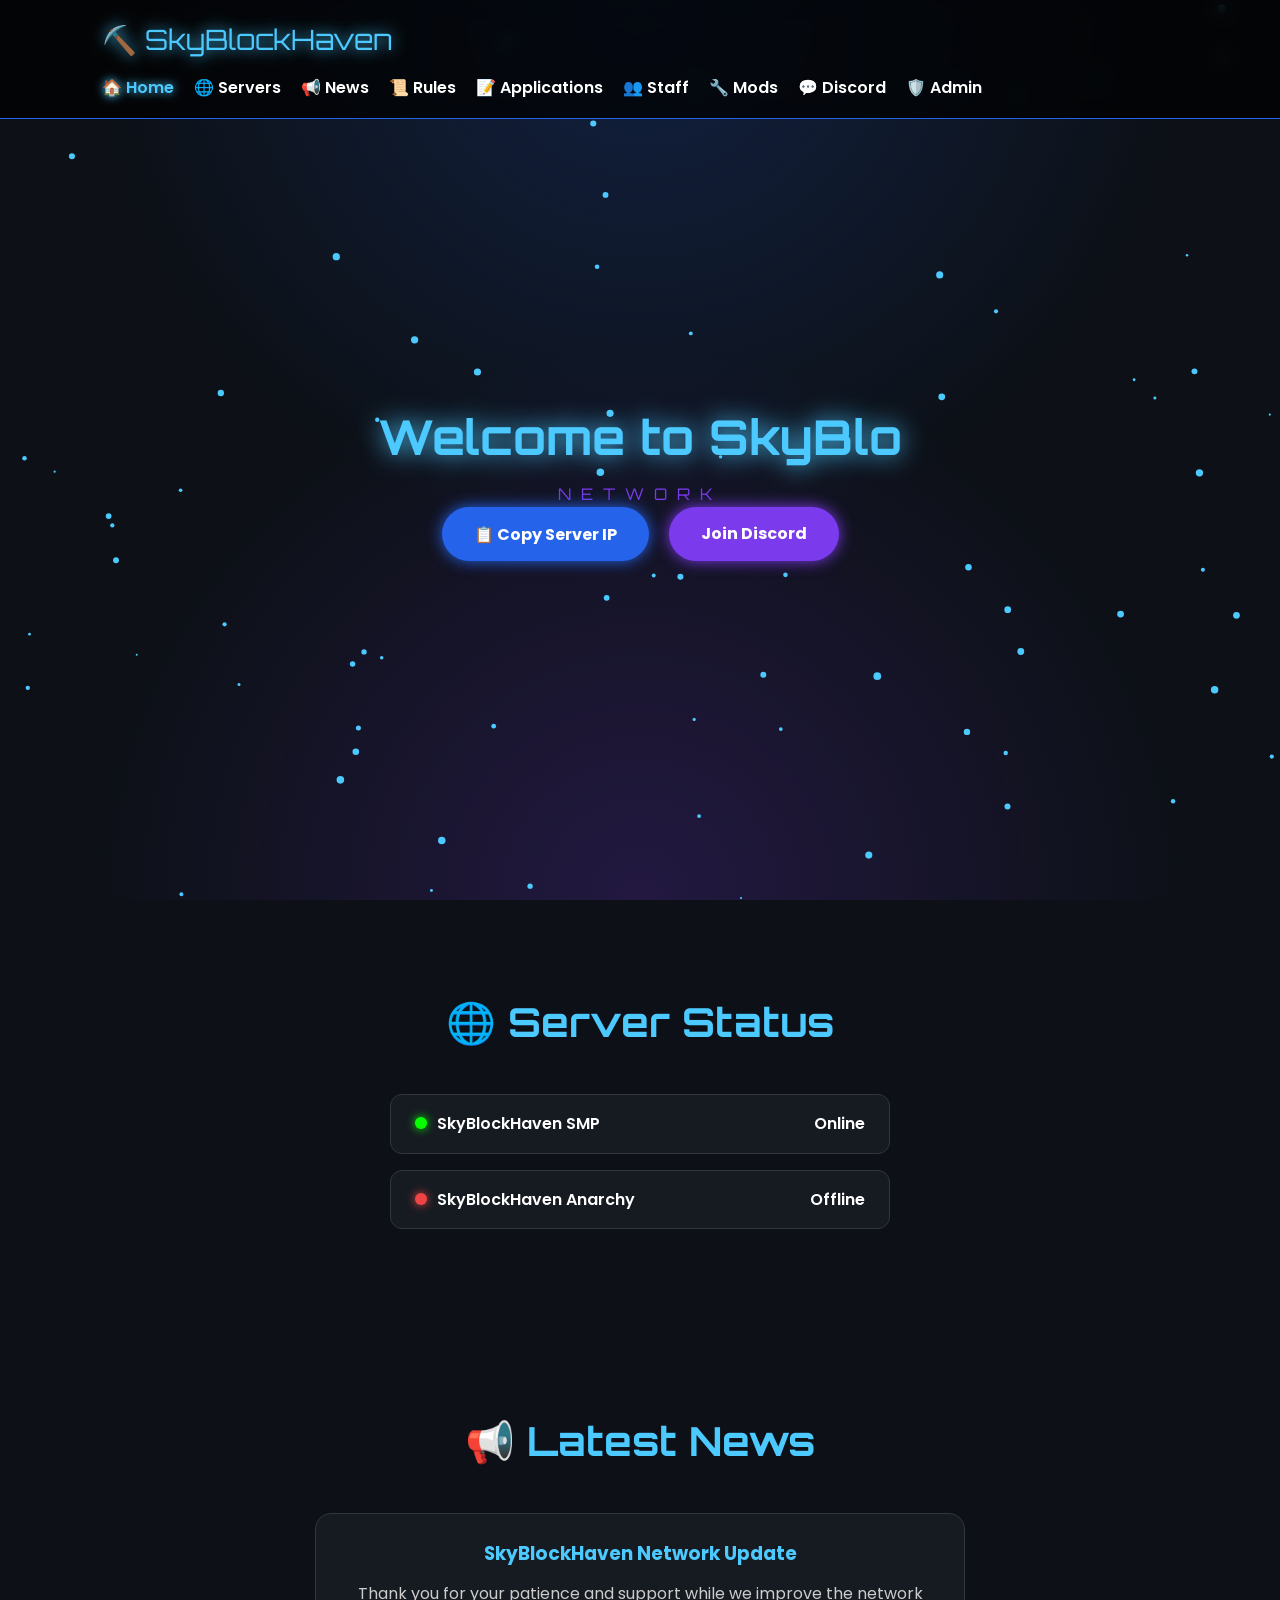
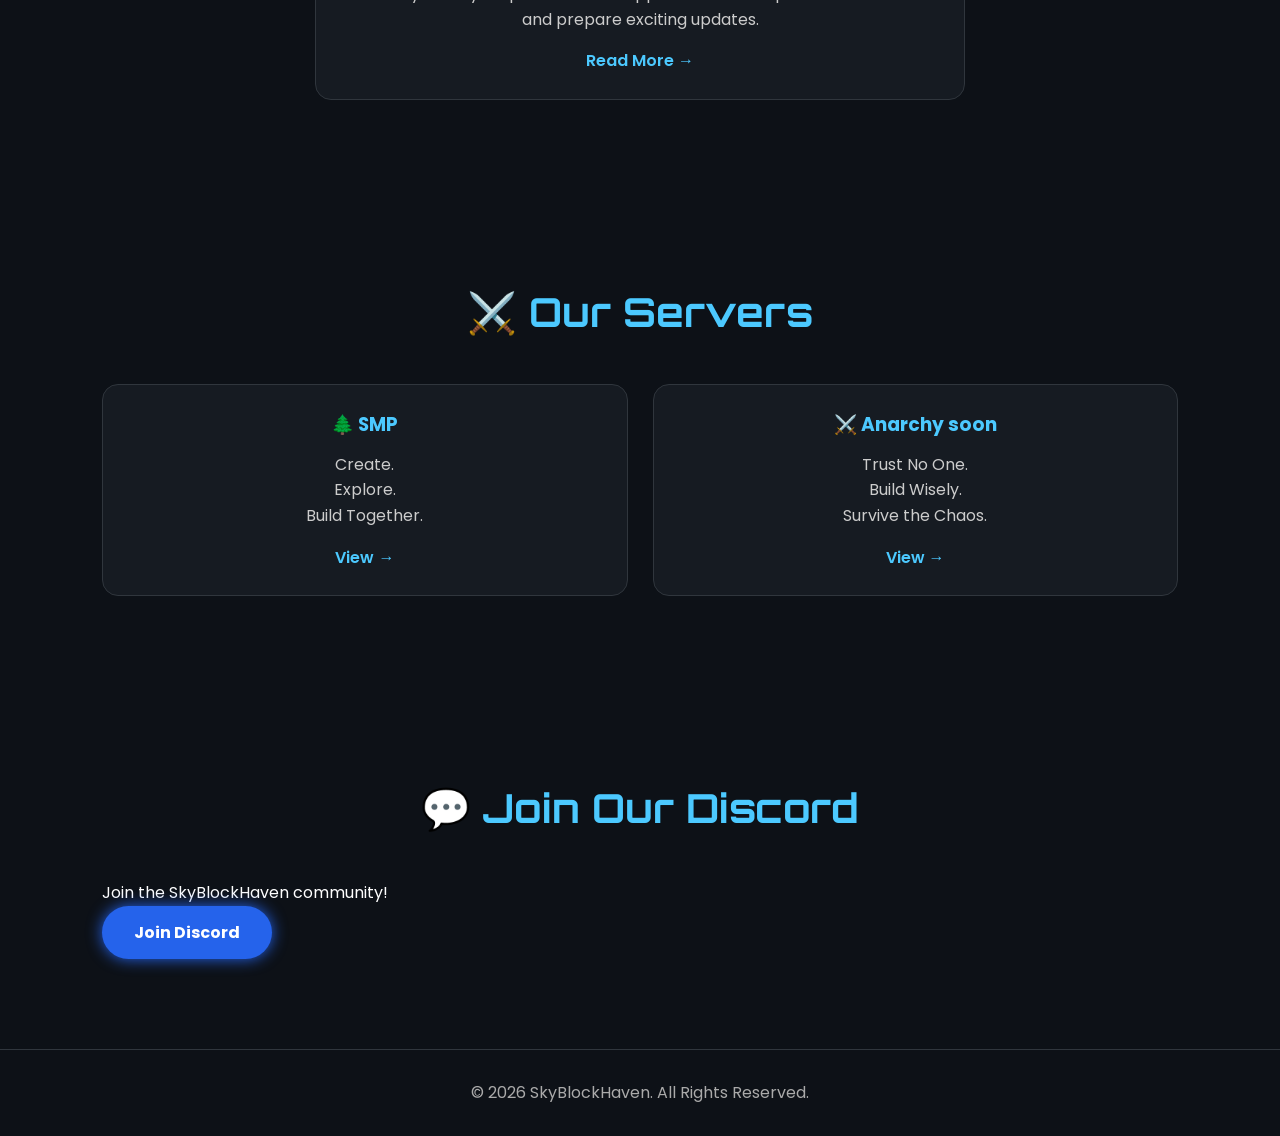
<file: index.html>
<!DOCTYPE html>
<html lang="en">
<head>
    <meta charset="UTF-8">
    <meta name="viewport" content="width=device-width, initial-scale=1.0">
    <title>SkyBlockHaven</title>

    <link rel="icon" href="assets/favicon.ico">
    <link rel="stylesheet" href="style.css">
</head>
<body>

<header>
    <div class="logo">⛏️ <span>SkyBlockHaven</span></div>

    <nav>
        <a href="index.html">🏠 Home</a>
        <a href="servers.html">🌐 Servers</a>
        <a href="news.html">📢 News</a>
        <a href="rules.html">📜 Rules</a>
        <a href="applications.html">📝 Applications</a>
        <a href="staff.html">👥 Staff</a>
        <a href="mods.html">🔧 Mods</a>
        <a href="discord.html">💬 Discord</a>
        <a href="admin.html">🛡️ Admin</a>
    </nav>

    <button class="hamburger" id="hamburgerBtn" aria-label="Toggle menu">☰</button>
</header>

<section id="home" class="hero">

    <h1 id="typing"></h1>
    <div class="tagline">NETWORK</div>

    <div class="buttons">
        <button class="btn" onclick="copyIP()">📋 Copy Server IP</button>
        <a href="discord.html" class="btn secondary">Join Discord</a>
    </div>

</section>

<section id="status">

<h2>🌐 Server Status</h2>

<div class="status-list">
    <div class="status-row"><span><span class="dot online"></span>SkyBlockHaven SMP</span><span>Online</span></div>
    <div class="status-row"><span><span class="dot offline"></span>SkyBlockHaven Anarchy</span><span>Offline</span></div>
</div>

</section>

<section id="news">

<h2>📢 Latest News</h2>

<div class="news-post card">
<h3>SkyBlockHaven Network Update</h3>
<p>Thank you for your patience and support while we improve the network and prepare exciting updates.</p>
<a class="view-link" href="news.html">Read More →</a>
</div>

</section>

<section id="servers">

<h2>⚔️ Our Servers</h2>

<div class="cards">

<div class="card">
<h3>🌲 SMP</h3>
<p>Create.
Explore.
Build Together.</p>
<a class="view-link" href="servers.html">View →</a>
</div>  

<div class="card">
<h3>⚔️ Anarchy soon </h3>
<p>Trust No One.
Build Wisely.
Survive the Chaos.</p>
<a class="view-link" href="servers.html">View →</a>
</div>


</div>

</section>

<section id="discord">

<h2>💬 Join Our Discord</h2>

<p>Join the SkyBlockHaven community!</p>

<a class="btn" href="discord.html">Join Discord</a>

</section>

<footer>
    <p>© 2026 SkyBlockHaven. All Rights Reserved.</p>
</footer>

<script src="script.js"></script>

</body>
</html>
</file>
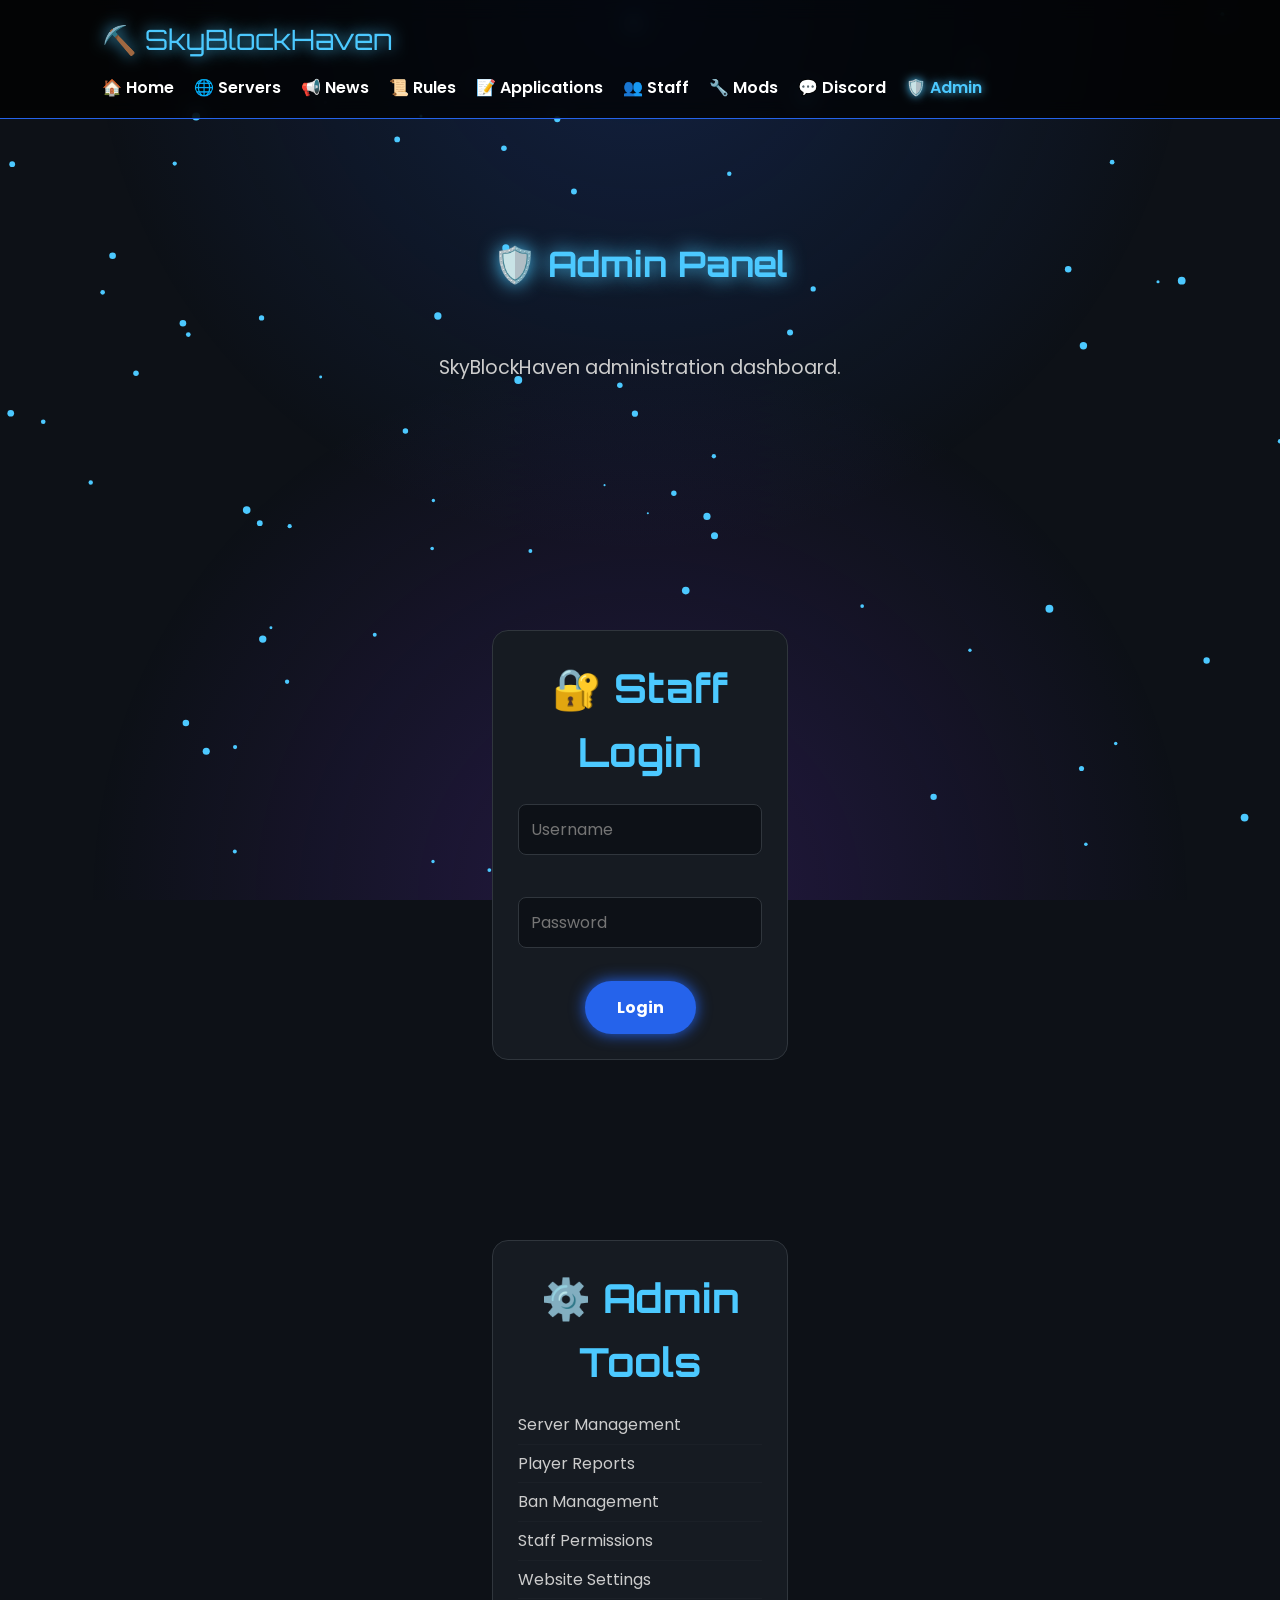
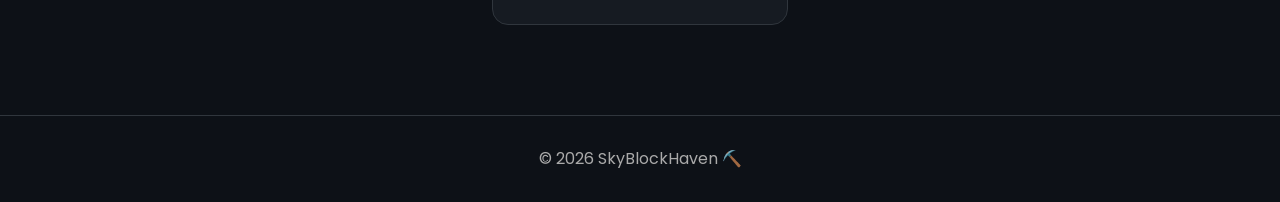
<file: admin.html>
<!DOCTYPE html>
<html lang="en">
<head>
<meta charset="UTF-8">
<meta name="viewport" content="width=device-width, initial-scale=1.0">

<title>⛏️ SkyBlockHaven - Admin</title>

<link rel="stylesheet" href="style.css">

</head>

<body>

<header>
    <div class="logo">⛏️ <span>SkyBlockHaven</span></div>

    <nav>
        <a href="index.html">🏠 Home</a>
        <a href="servers.html">🌐 Servers</a>
        <a href="news.html">📢 News</a>
        <a href="rules.html">📜 Rules</a>
        <a href="applications.html">📝 Applications</a>
        <a href="staff.html">👥 Staff</a>
        <a href="mods.html">🔧 Mods</a>
        <a href="discord.html">💬 Discord</a>
        <a href="admin.html">🛡️ Admin</a>
    </nav>

    <button class="hamburger" id="hamburgerBtn" aria-label="Toggle menu">☰</button>
</header>


<section class="hero">

<h2>🛡️ Admin Panel</h2>

<p>
SkyBlockHaven administration dashboard.
</p>

</section>


<section class="features" style="grid-template-columns:1fr;max-width:500px;margin:0 auto;">

<div class="card">

<h2>🔐 Staff Login</h2>

<input
type="text"
placeholder="Username"
id="user"
>

<br><br>

<input
type="password"
placeholder="Password"
id="pass"
>

<br><br>

<button class="button" onclick="login()">
Login
</button>


<p id="result"></p>

</div>

</section>



<section class="features" style="grid-template-columns:1fr;max-width:500px;margin:0 auto;">

<div class="card">

<h2>⚙️ Admin Tools</h2>

<ul>

<li>Server Management</li>

<li>Player Reports</li>

<li>Ban Management</li>

<li>Staff Permissions</li>

<li>Website Settings</li>

</ul>

</div>

</section>



<footer>

<p>
© 2026 SkyBlockHaven ⛏️
</p>

</footer>



<script src="script.js"></script>

<script>

function login(){

let user =
document.getElementById("user").value;

let pass =
document.getElementById("pass").value;


if(user=="admin" && pass=="skyblock"){

document.getElementById("result").innerHTML =
"✅ Login successful";

}

else{

document.getElementById("result").innerHTML =
"❌ Wrong login";

}

}

</script>


</body>
</html>
</file>
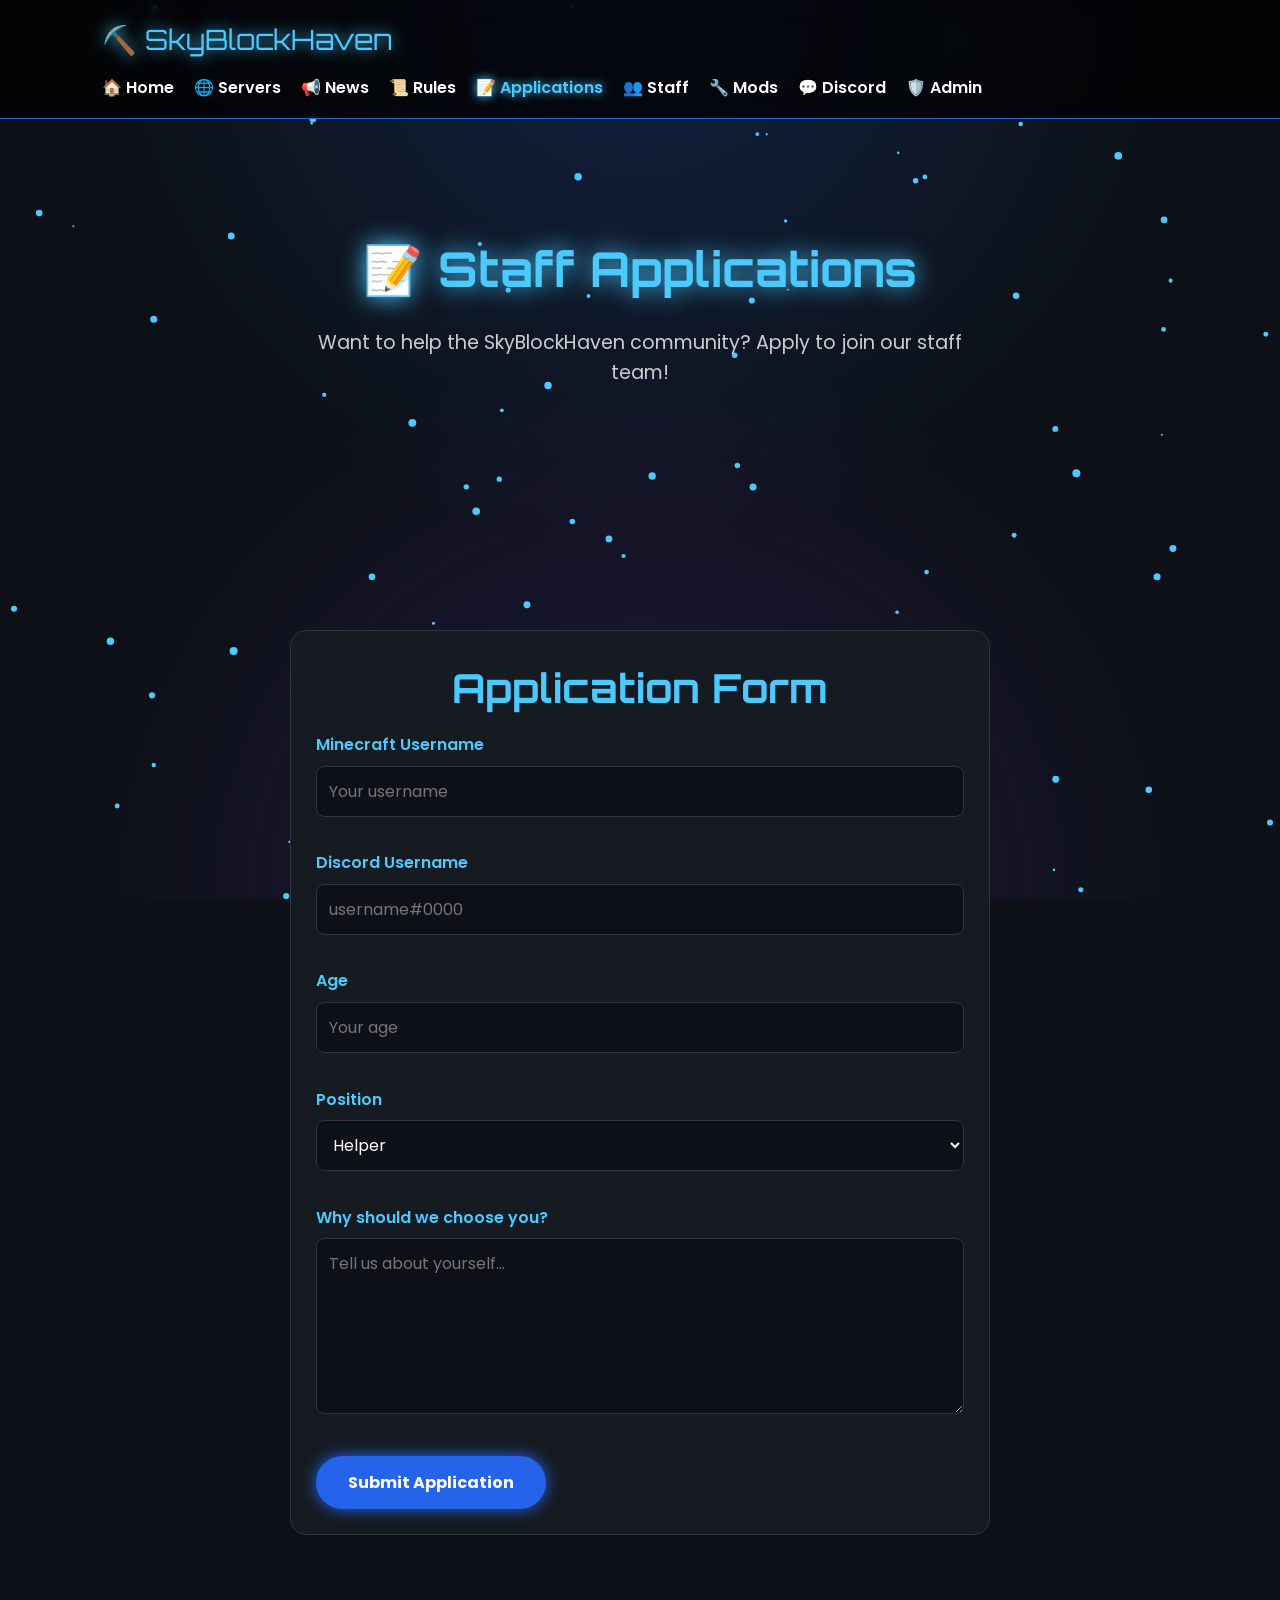
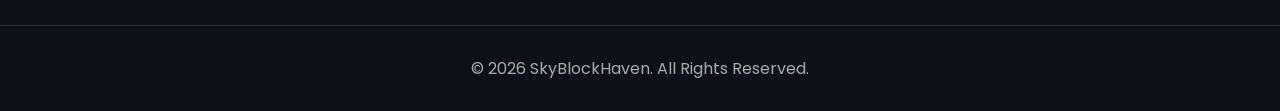
<file: applications.html>
<!DOCTYPE html>
<html lang="en">
<head>
    <meta charset="UTF-8">
    <meta name="viewport" content="width=device-width, initial-scale=1.0">
    <title>SkyBlockHaven | Applications</title>

    <link rel="stylesheet" href="style.css">
</head>
<body>

<header>
    <div class="logo">
        ⛏️ <span>SkyBlockHaven</span>
    </div>

    <nav>
        <a href="index.html">🏠 Home</a>
        <a href="servers.html">🌐 Servers</a>
        <a href="news.html">📢 News</a>
        <a href="rules.html">📜 Rules</a>
        <a href="applications.html">📝 Applications</a>
        <a href="staff.html">👥 Staff</a>
        <a href="mods.html">🔧 Mods</a>
        <a href="discord.html">💬 Discord</a>
        <a href="admin.html">🛡️ Admin</a>
    </nav>

    <button class="hamburger" id="hamburgerBtn" aria-label="Toggle menu">☰</button>
</header>

<section class="hero">
    <h1>📝 Staff Applications</h1>
    <p>Want to help the SkyBlockHaven community? Apply to join our staff team!</p>
</section>

<section class="features">

    <div class="card" style="max-width:700px;margin:auto;width:100%;">

        <h2>Application Form</h2>

        <form>

            <label>Minecraft Username</label><br>
            <input type="text" placeholder="Your username" required>

            <br><br>

            <label>Discord Username</label><br>
            <input type="text" placeholder="username#0000" required>

            <br><br>

            <label>Age</label><br>
            <input type="number" min="13" placeholder="Your age" required>

            <br><br>

            <label>Position</label><br>
            <select required>
                <option>Helper</option>
                <option>Moderator</option>
                <option>Builder</option>
            </select>

            <br><br>

            <label>Why should we choose you?</label><br>
            <textarea rows="6" placeholder="Tell us about yourself..." required></textarea>

            <br><br>

            <button class="button" type="submit">
                Submit Application
            </button>

        </form>

    </div>

</section>

<footer>
    <p>© 2026 SkyBlockHaven. All Rights Reserved.</p>
</footer>

<script src="script.js"></script>

</body>
</html>
</file>
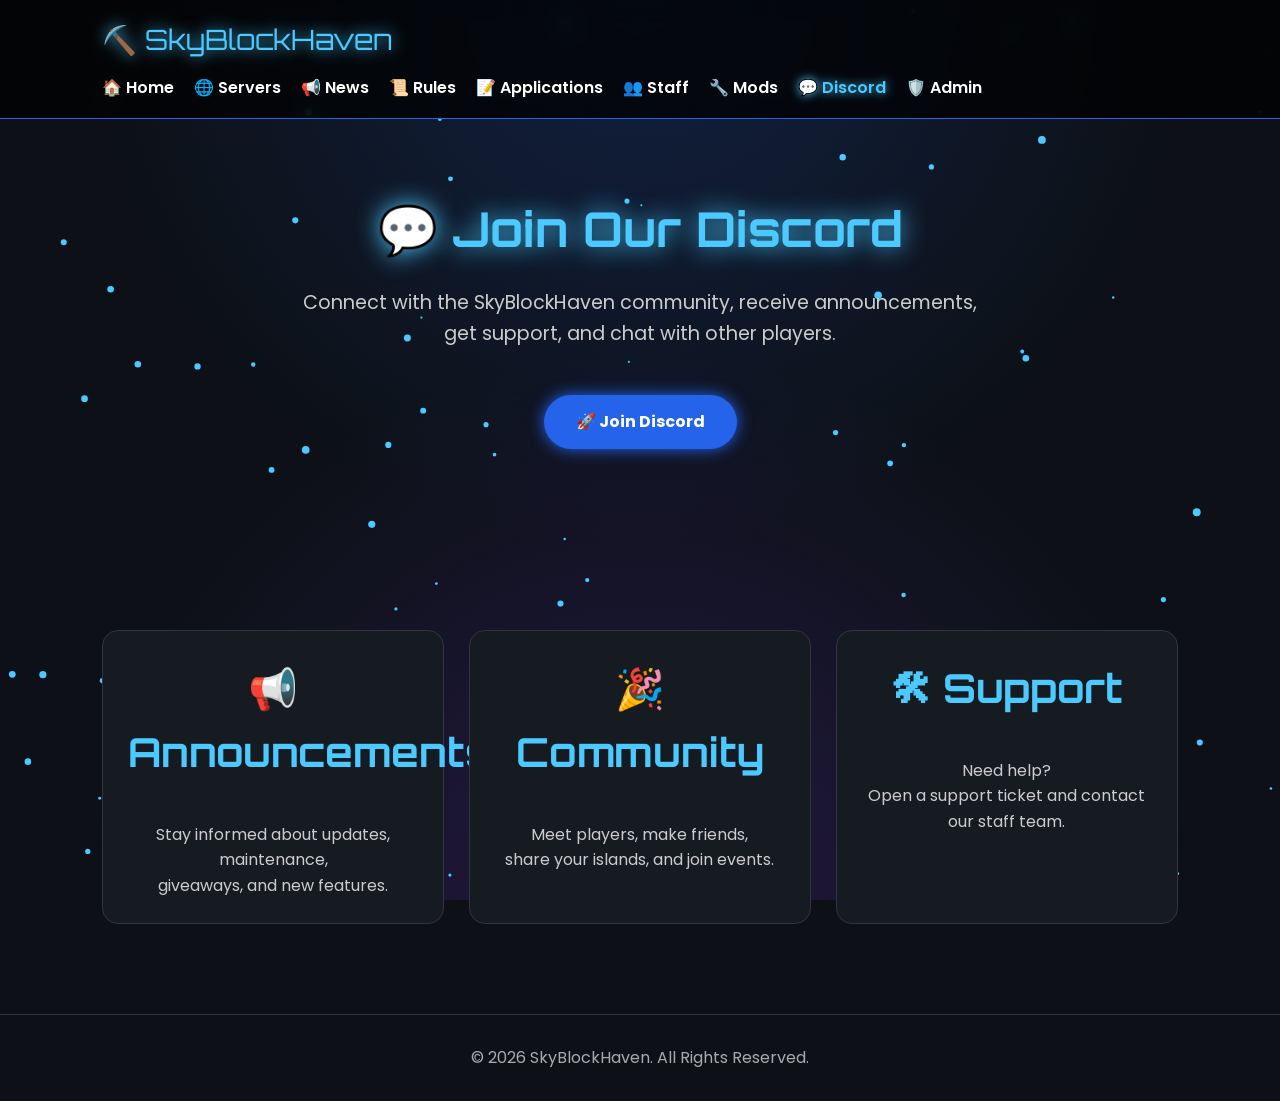
<file: discord.html>
<!DOCTYPE html>
<html lang="en">
<head>
    <meta charset="UTF-8">
    <meta name="viewport" content="width=device-width, initial-scale=1.0">
    <title>SkyBlockHaven | Discord</title>

    <link rel="stylesheet" href="style.css">
</head>
<body>

<header>

    <div class="logo">
        ⛏️ <span>SkyBlockHaven</span>
    </div>

    <nav>
        <a href="index.html">🏠 Home</a>
        <a href="servers.html">🌐 Servers</a>
        <a href="news.html">📢 News</a>
        <a href="rules.html">📜 Rules</a>
        <a href="applications.html">📝 Applications</a>
        <a href="staff.html">👥 Staff</a>
        <a href="mods.html">🔧 Mods</a>
        <a href="discord.html">💬 Discord</a>
        <a href="admin.html">🛡️ Admin</a>
    </nav>

    <button class="hamburger" id="hamburgerBtn" aria-label="Toggle menu">☰</button>

</header>

<section class="hero">

    <h1>💬 Join Our Discord</h1>

    <p>
        Connect with the SkyBlockHaven community, receive announcements,
        get support, and chat with other players.
    </p>

    <br>

    <!-- Replace YOUR_INVITE with your Discord invite -->
    <a class="button"
       href="https://discord.gg/YOUR_INVITE"
       target="_blank">
        🚀 Join Discord
    </a>

</section>

<section class="features">

    <div class="card">
        <h2>📢 Announcements</h2>
        <p>
            Stay informed about updates, maintenance,
            giveaways, and new features.
        </p>
    </div>

    <div class="card">
        <h2>🎉 Community</h2>
        <p>
            Meet players, make friends,
            share your islands, and join events.
        </p>
    </div>

    <div class="card">
        <h2>🛠 Support</h2>
        <p>
            Need help?
            Open a support ticket and contact our staff team.
        </p>
    </div>

</section>

<footer>
    <p>© 2026 SkyBlockHaven. All Rights Reserved.</p>
</footer>

<script src="script.js"></script>

</body>
</html>
</file>
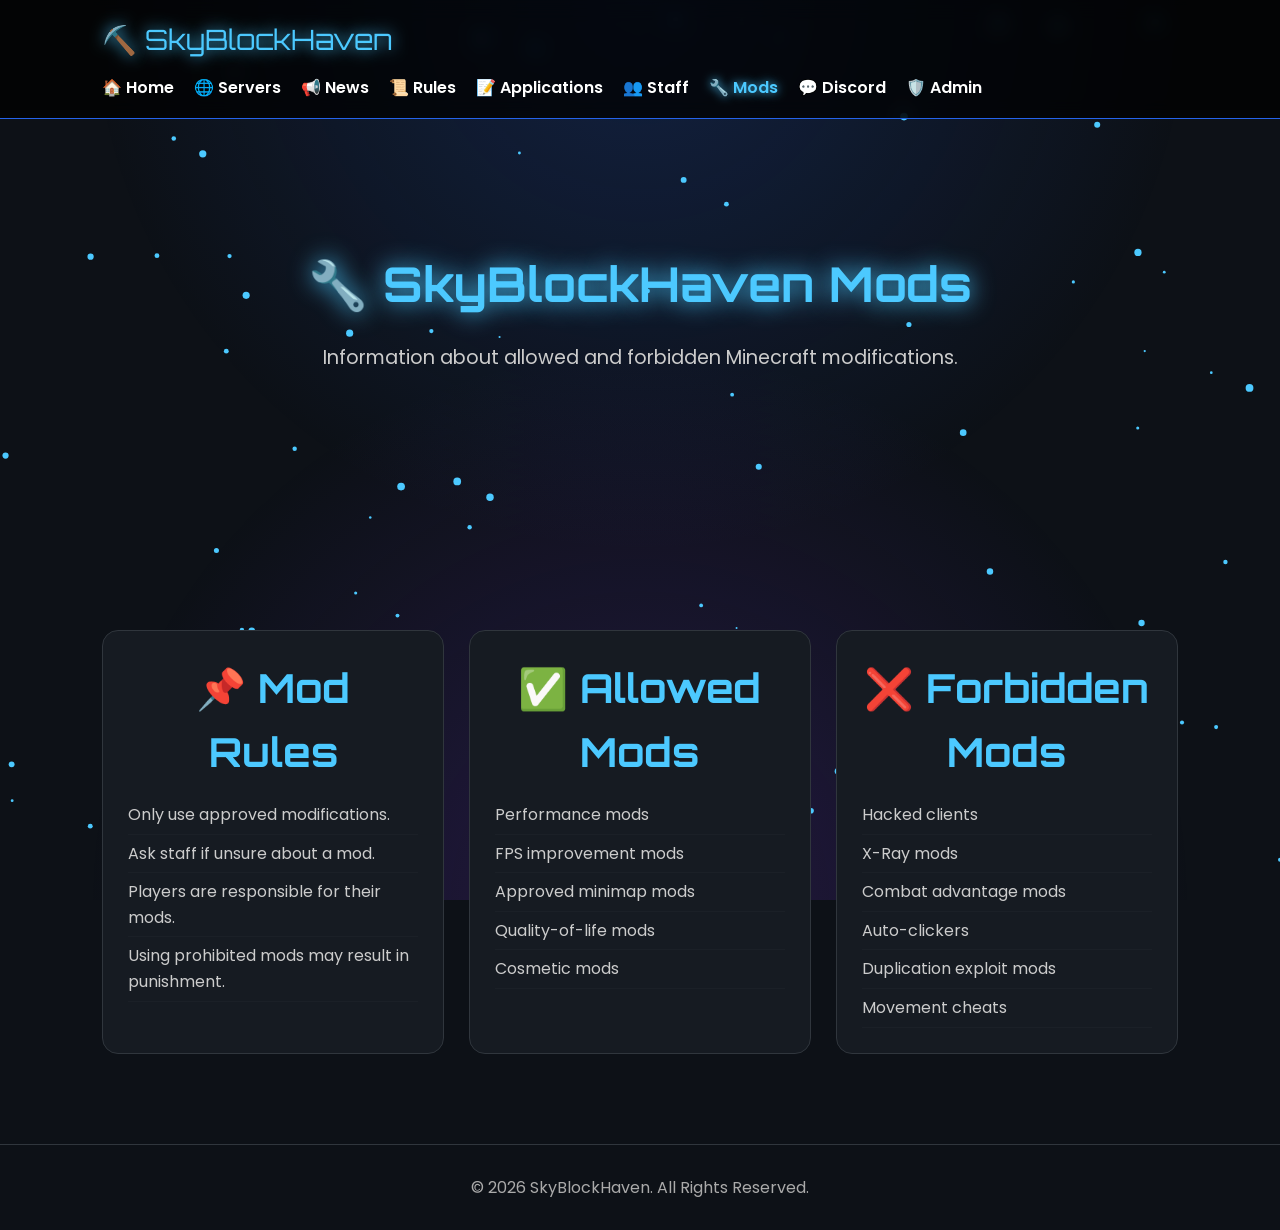
<file: mods.html>
<!DOCTYPE html>
<html lang="en">
<head>
    <meta charset="UTF-8">
    <meta name="viewport" content="width=device-width, initial-scale=1.0">
    <title>SkyBlockHaven | Mods</title>

    <link rel="stylesheet" href="style.css">
</head>
<body>

<header>
    <div class="logo">⛏️ <span>SkyBlockHaven</span></div>

    <nav>
        <a href="index.html">🏠 Home</a>
        <a href="servers.html">🌐 Servers</a>
        <a href="news.html">📢 News</a>
        <a href="rules.html">📜 Rules</a>
        <a href="applications.html">📝 Applications</a>
        <a href="staff.html">👥 Staff</a>
        <a href="mods.html">🔧 Mods</a>
        <a href="discord.html">💬 Discord</a>
        <a href="admin.html">🛡️ Admin</a>
    </nav>

    <button class="hamburger" id="hamburgerBtn" aria-label="Toggle menu">☰</button>
</header>

<main>

<section class="hero">
    <h1>🔧 SkyBlockHaven Mods</h1>
    <p>Information about allowed and forbidden Minecraft modifications.</p>
</section>

<section class="features">

    <div class="card">
        <h2>📌 Mod Rules</h2>
        <ul>
            <li>Only use approved modifications.</li>
            <li>Ask staff if unsure about a mod.</li>
            <li>Players are responsible for their mods.</li>
            <li>Using prohibited mods may result in punishment.</li>
        </ul>
    </div>
    
    <div class="card">
        <h2>✅ Allowed Mods</h2>
        <ul>
            <li>Performance mods</li>
            <li>FPS improvement mods</li>
            <li>Approved minimap mods</li>
            <li>Quality-of-life mods</li>
            <li>Cosmetic mods</li>
        </ul>
    </div>

    <div class="card">
        <h2>❌ Forbidden Mods</h2>
        <ul>
            <li>Hacked clients</li>
            <li>X-Ray mods</li>
            <li>Combat advantage mods</li>
            <li>Auto-clickers</li>
            <li>Duplication exploit mods</li>
            <li>Movement cheats</li>
        </ul>
    </div>

</section>

</main>

<footer>
    <p>© 2026 SkyBlockHaven. All Rights Reserved.</p>
</footer>

<script src="script.js"></script>

</body>
</html>
</file>
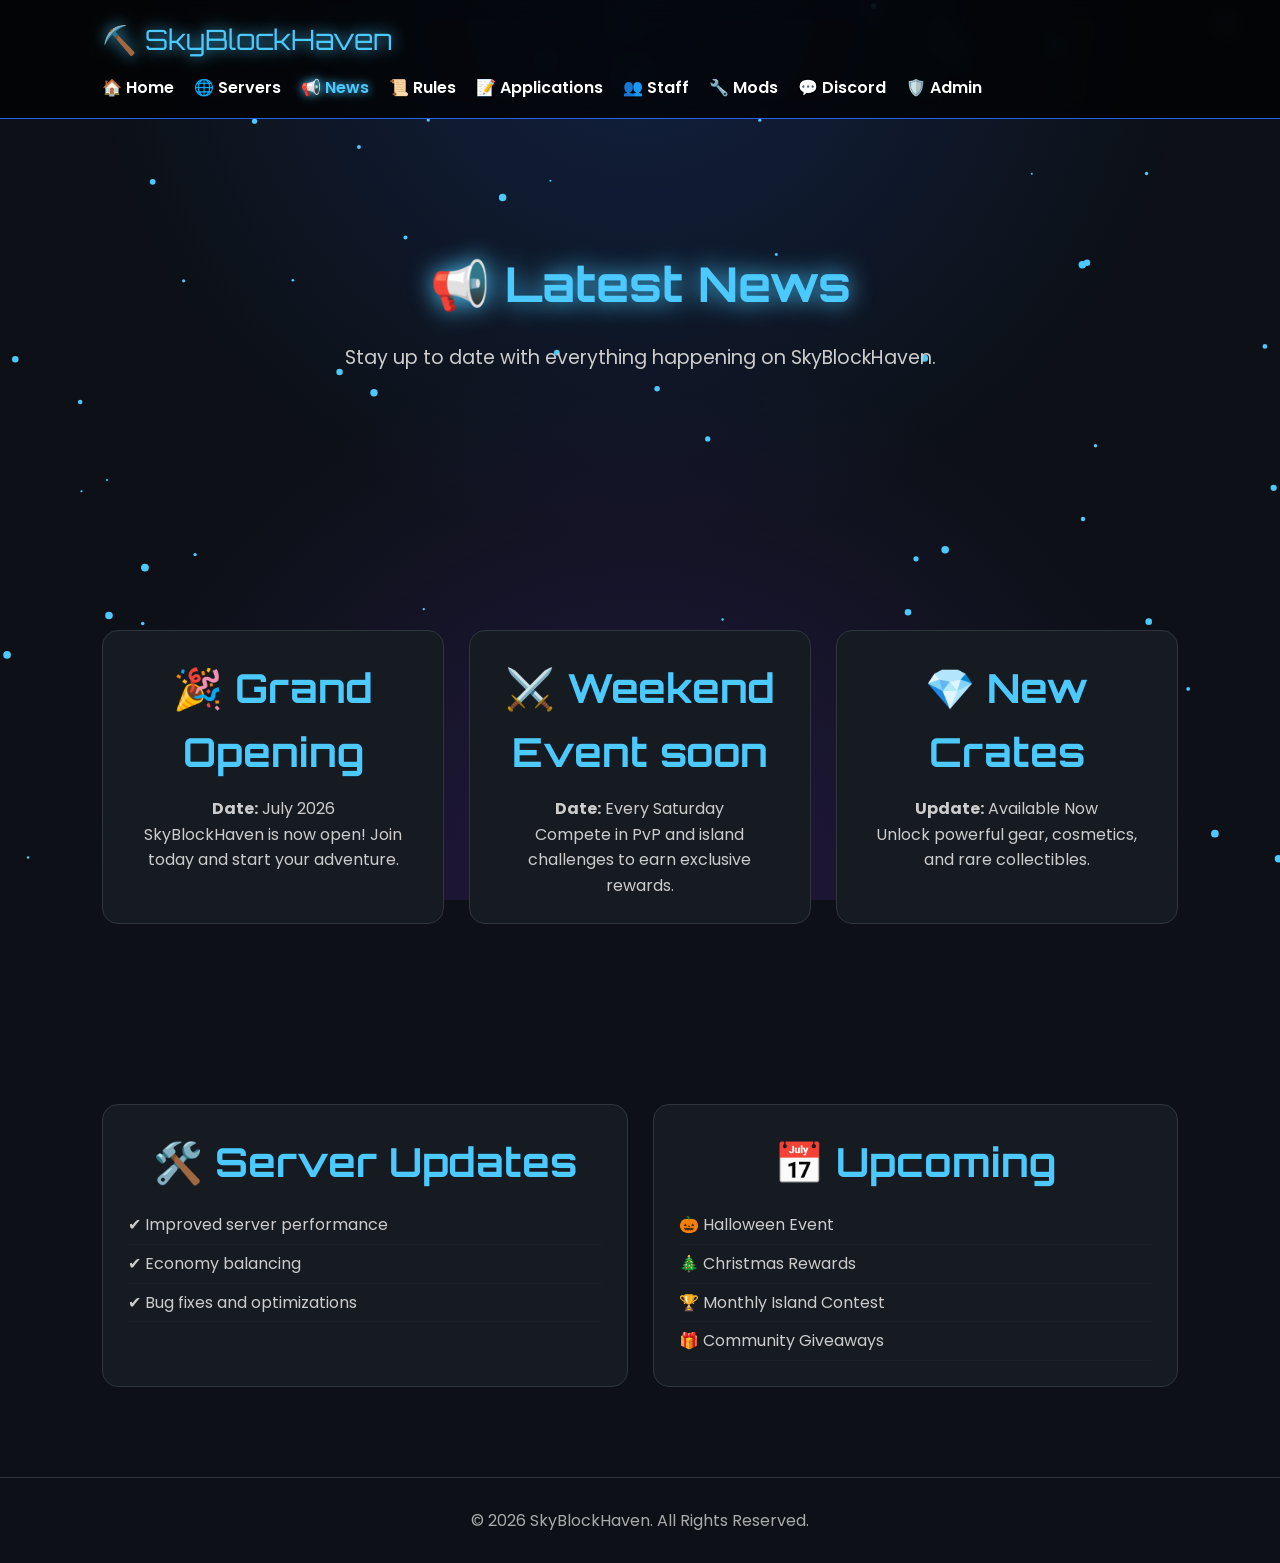
<file: news.html>
<!DOCTYPE html>
<html lang="en">
<head>
    <meta charset="UTF-8">
    <meta name="viewport" content="width=device-width, initial-scale=1.0">
    <title>SkyBlockHaven | News</title>

    <link rel="stylesheet" href="style.css">
</head>
<body>

<header>
    <div class="logo">⛏️ <span>SkyBlockHaven</span></div>

    <nav>
        <a href="index.html">🏠 Home</a>
        <a href="servers.html">🌐 Servers</a>
        <a href="news.html">📢 News</a>
        <a href="rules.html">📜 Rules</a>
        <a href="applications.html">📝 Applications</a>
        <a href="staff.html">👥 Staff</a>
        <a href="mods.html">🔧 Mods</a>
        <a href="discord.html">💬 Discord</a>
        <a href="admin.html">🛡️ Admin</a>
    </nav>

    <button class="hamburger" id="hamburgerBtn" aria-label="Toggle menu">☰</button>
</header>

<section class="hero">
    <h1>📢 Latest News</h1>
    <p>Stay up to date with everything happening on SkyBlockHaven.</p>
</section>

<section class="features">

    <div class="card">
        <h2>🎉 Grand Opening</h2>
        <p><strong>Date:</strong> July 2026</p>
        <p>SkyBlockHaven is now open! Join today and start your adventure.</p>
    </div>

    <div class="card">
        <h2>⚔️ Weekend Event soon</h2>
        <p><strong>Date:</strong> Every Saturday</p>
        <p>Compete in PvP and island challenges to earn exclusive rewards.</p>
    </div>

    <div class="card">
        <h2>💎 New Crates</h2>
        <p><strong>Update:</strong> Available Now</p>
        <p>Unlock powerful gear, cosmetics, and rare collectibles.</p>
    </div>

</section>

<section class="features">

    <div class="card">
        <h2>🛠️ Server Updates</h2>
        <ul>
            <li>✔ Improved server performance</li>
            <li>✔ Economy balancing</li>
            <li>✔ Bug fixes and optimizations</li>
        </ul>
    </div>

    <div class="card">
        <h2>📅 Upcoming</h2>
        <ul>
            <li>🎃 Halloween Event</li>
            <li>🎄 Christmas Rewards</li>
            <li>🏆 Monthly Island Contest</li>
            <li>🎁 Community Giveaways</li>
        </ul>
    </div>

</section>

<footer>
    <p>© 2026 SkyBlockHaven. All Rights Reserved.</p>
</footer>

<script src="script.js"></script>

</body>
</html>
</file>
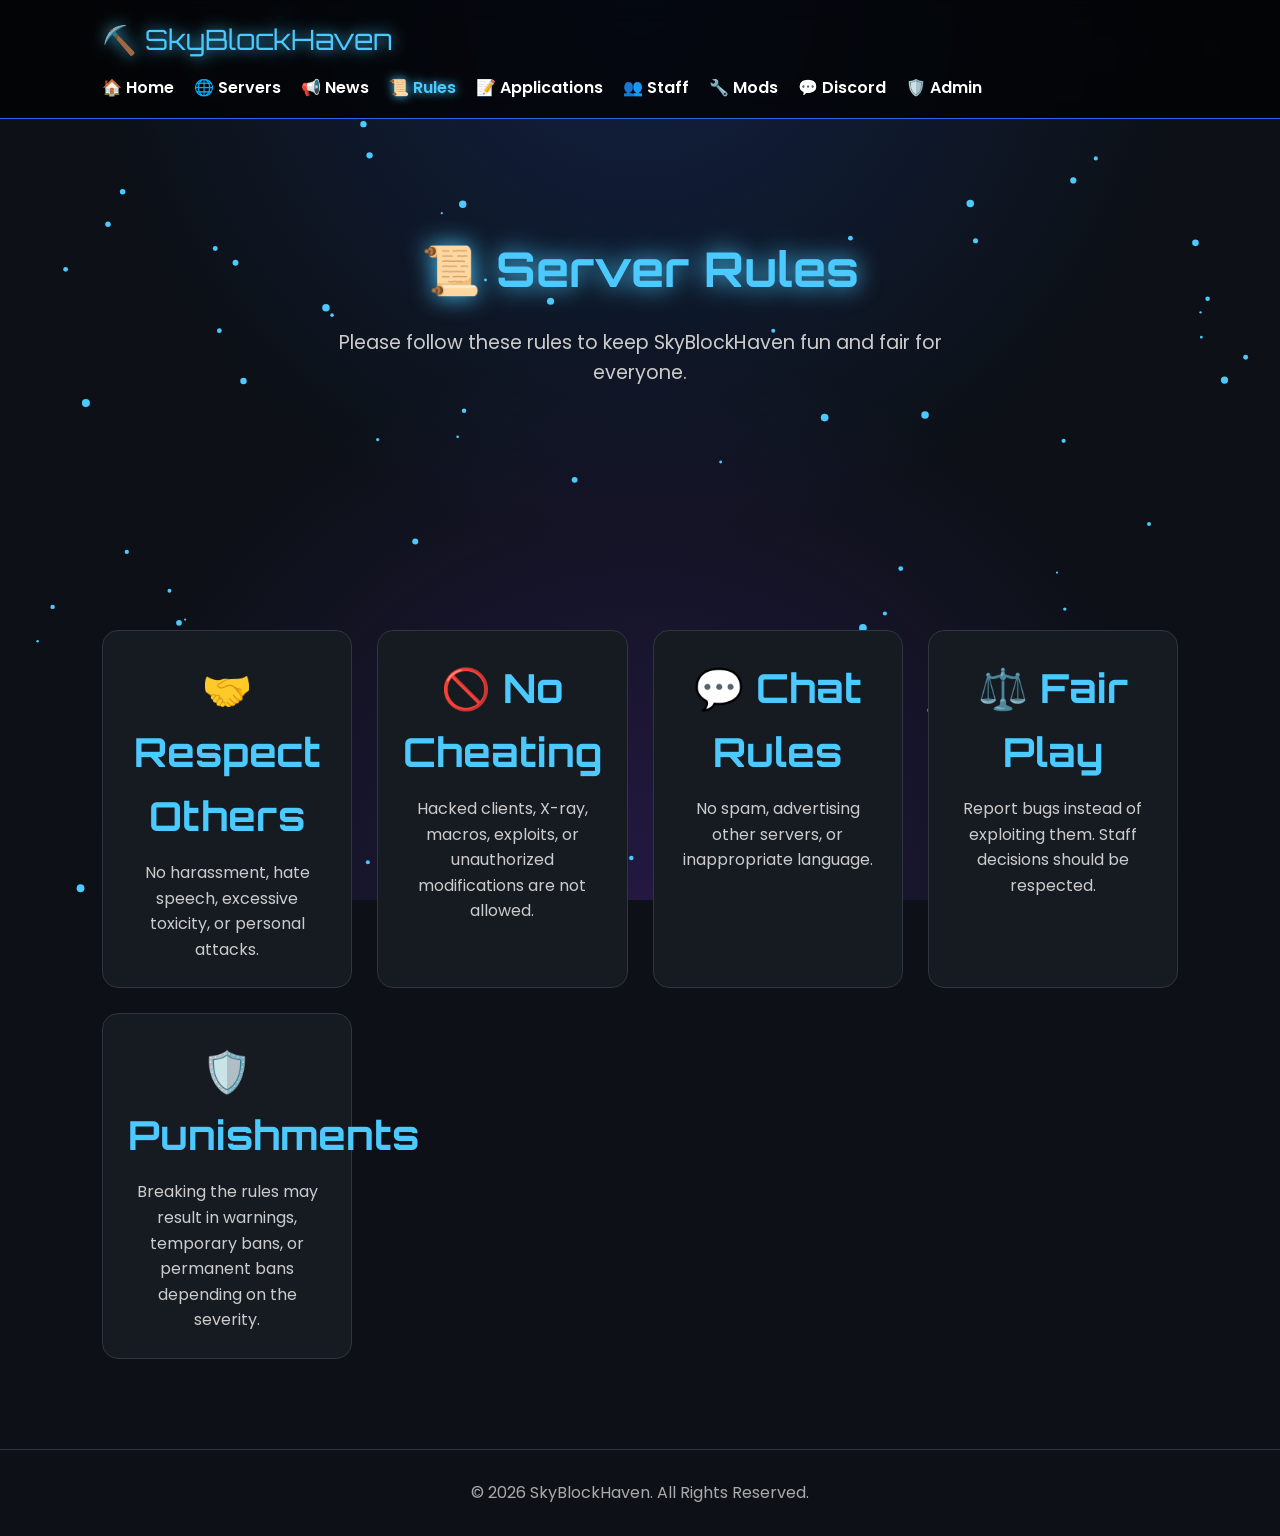
<file: rules.html>
<!DOCTYPE html>
<html lang="en">
<head>
    <meta charset="UTF-8">
    <meta name="viewport" content="width=device-width, initial-scale=1.0">
    <title>SkyBlockHaven | Rules</title>

    <link rel="stylesheet" href="style.css">
</head>
<body>

<header>
    <div class="logo">
        ⛏️ <span>SkyBlockHaven</span>
    </div>

    <nav>
        <a href="index.html">🏠 Home</a>
        <a href="servers.html">🌐 Servers</a>
        <a href="news.html">📢 News</a>
        <a href="rules.html">📜 Rules</a>
        <a href="applications.html">📝 Applications</a>
        <a href="staff.html">👥 Staff</a>
        <a href="mods.html">🔧 Mods</a>
        <a href="discord.html">💬 Discord</a>
        <a href="admin.html">🛡️ Admin</a>
    </nav>

    <button class="hamburger" id="hamburgerBtn" aria-label="Toggle menu">☰</button>
</header>

<section class="hero">
    <h1>📜 Server Rules</h1>
    <p>Please follow these rules to keep SkyBlockHaven fun and fair for everyone.</p>
</section>

<section class="features">

    <div class="card">
        <h2>🤝 Respect Others</h2>
        <p>No harassment, hate speech, excessive toxicity, or personal attacks.</p>
    </div>

    <div class="card">
        <h2>🚫 No Cheating</h2>
        <p>Hacked clients, X-ray, macros, exploits, or unauthorized modifications are not allowed.</p>
    </div>

    <div class="card">
        <h2>💬 Chat Rules</h2>
        <p>No spam, advertising other servers, or inappropriate language.</p>
    </div>

    <div class="card">
        <h2>⚖️ Fair Play</h2>
        <p>Report bugs instead of exploiting them. Staff decisions should be respected.</p>
    </div>

    <div class="card">
        <h2>🛡️ Punishments</h2>
        <p>Breaking the rules may result in warnings, temporary bans, or permanent bans depending on the severity.</p>
    </div>

</section>

<footer>
    <p>© 2026 SkyBlockHaven. All Rights Reserved.</p>
</footer>

<script src="script.js"></script>

</body>
</html>
</file>
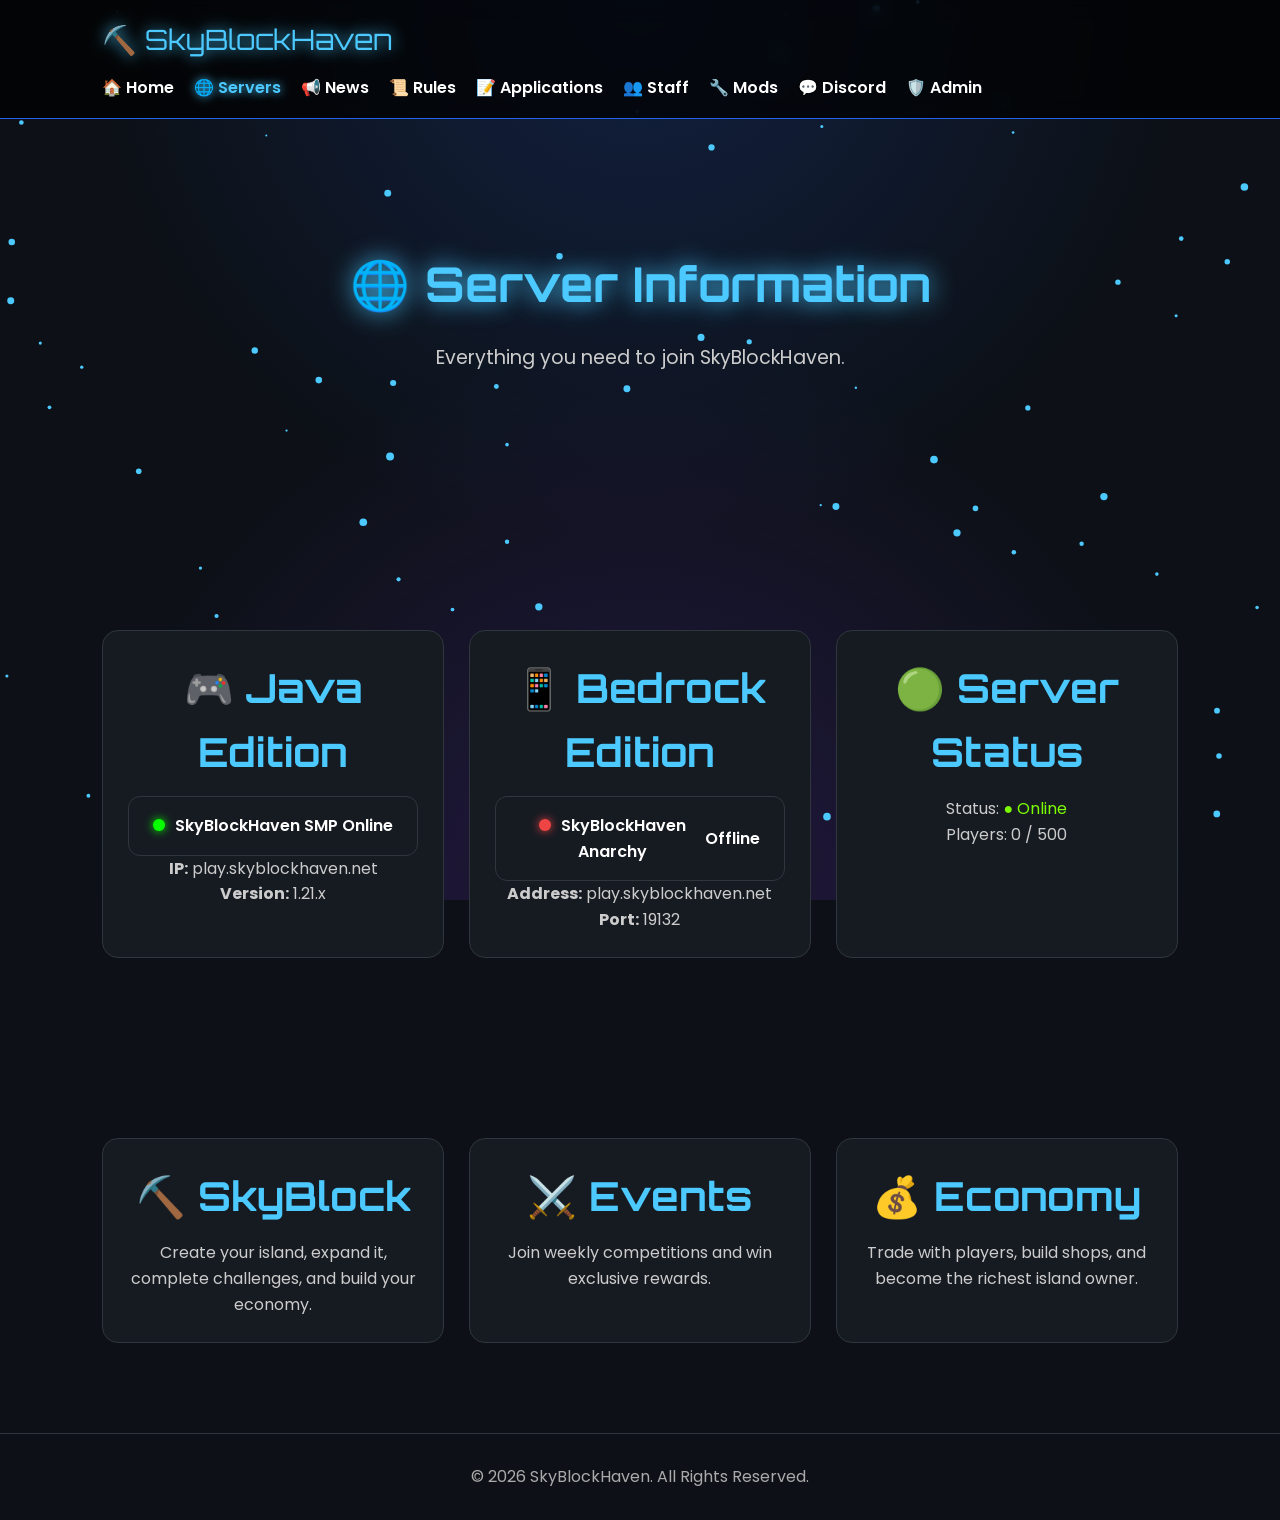
<file: servers.html>
<!DOCTYPE html>
<html lang="en">
<head>
    <meta charset="UTF-8">
    <meta name="viewport" content="width=device-width, initial-scale=1.0">
    <title>SkyBlockHaven | Servers</title>

    <link rel="stylesheet" href="style.css">
</head>
<body>

<header>
    <div class="logo">
        ⛏️ <span>SkyBlockHaven</span>
    </div>

    <nav>
        <a href="index.html">🏠 Home</a>
        <a href="servers.html">🌐 Servers</a>
        <a href="news.html">📢 News</a>
        <a href="rules.html">📜 Rules</a>
        <a href="applications.html">📝 Applications</a>
        <a href="staff.html">👥 Staff</a>
        <a href="mods.html">🔧 Mods</a>
        <a href="discord.html">💬 Discord</a>
        <a href="admin.html">🛡️ Admin</a>
    </nav>

    <button class="hamburger" id="hamburgerBtn" aria-label="Toggle menu">☰</button>
</header>

<section class="hero">
    <h1>🌐 Server Information</h1>
    <p>Everything you need to join SkyBlockHaven.</p>
</section>

<section class="features">

    <div class="card">
        <h2>🎮 Java Edition</h2>
         <div class="status-row"><span><span class="dot online"></span>SkyBlockHaven SMP</span><span>Online</span></div>
        <p><strong>IP:</strong> play.skyblockhaven.net</p>
        <p><strong>Version:</strong> 1.21.x</p>
    </div>

    <div class="card">
        <h2>📱 Bedrock Edition</h2>
        <div class="status-row"><span><span class="dot offline"></span>SkyBlockHaven Anarchy</span><span>Offline</span></div>
        <p><strong>Address:</strong> play.skyblockhaven.net</p>
        <p><strong>Port:</strong> 19132</p>
    </div>

    <div class="card">
        <h2>🟢 Server Status</h2>
        <p>Status: <span style="color:#7CFC00;">● Online</span></p>
        <p>Players: 0 / 500</p>
    </div>

</section>

<section class="features">

    <div class="card">
        <h2>⛏️ SkyBlock</h2>
        <p>Create your island, expand it, complete challenges, and build your economy.</p>
    </div>

    <div class="card">
        <h2>⚔️ Events</h2>
        <p>Join weekly competitions and win exclusive rewards.</p>
    </div>

    <div class="card">
        <h2>💰 Economy</h2>
        <p>Trade with players, build shops, and become the richest island owner.</p>
    </div>

</section>

<footer>
    <p>© 2026 SkyBlockHaven. All Rights Reserved.</p>
</footer>

<script src="script.js"></script>

</body>
</html>
</file>
<file: style.css>
/* Google Fonts */
@import url('https://fonts.googleapis.com/css2?family=Orbitron:wght@500;700&family=Poppins:wght@300;400;600&display=swap');

*{
    margin:0;
    padding:0;
    box-sizing:border-box;
    scroll-behavior:smooth;
}

body{
    font-family:'Poppins',sans-serif;
    background:#0d1117;
    color:#fff;
    overflow-x:hidden;
    line-height:1.6;
}

/* Animated Background */
body::before{
    content:"";
    position:fixed;
    inset:0;
    background:
        radial-gradient(circle at top,#2563eb33,transparent 50%),
        radial-gradient(circle at bottom,#7c3aed33,transparent 50%);
    z-index:-2;
}

#particles{
    position:fixed;
    inset:0;
    z-index:-1;
}

/* Header */
header{
    position:fixed;
    top:0;
    left:0;
    width:100%;
    display:flex;
    justify-content:space-between;
    align-items:center;
    padding:18px 8%;
    background:rgba(0,0,0,.75);
    backdrop-filter:blur(10px);
    border-bottom:1px solid #2563eb;
    z-index:999;
    flex-wrap:wrap;
    gap:12px;
}

.logo{
    font-family:'Orbitron',sans-serif;
    font-size:28px;
    color:#4cc9ff;
    text-shadow:0 0 15px #4cc9ff;
    animation:float 3s ease-in-out infinite;
}

.logo span{
    color:#4cc9ff;
}

@keyframes float{
    0%,100%{
        transform:translateY(0);
    }
    50%{
        transform:translateY(-8px);
    }
}

nav{
    display:flex;
    flex-wrap:wrap;
    gap:20px;
}

nav a{
    color:#fff;
    text-decoration:none;
    transition:.3s;
    font-weight:600;
}

nav a:hover{
    color:#4cc9ff;
}

nav a.active{
    color:#4cc9ff;
    text-shadow:0 0 10px #4cc9ff;
}

nav a.soon{
    color:#666;
    cursor:default;
    pointer-events:none;
}

/* Standalone nav (used on mods.html style layout) */
nav h2{
    width:100%;
    font-family:'Orbitron',sans-serif;
    color:#4cc9ff;
    margin-bottom:10px;
}

/* Hero */
.hero{
    min-height:60vh;
    display:flex;
    flex-direction:column;
    justify-content:center;
    align-items:center;
    text-align:center;
    padding:160px 20px 60px;
}

.hero h1{
    font-family:'Orbitron',sans-serif;
    font-size:3rem;
    color:#4cc9ff;
    text-shadow:0 0 25px #4cc9ff;
    animation:float 3s ease-in-out infinite;
}

.hero h2{
    font-family:'Orbitron',sans-serif;
    font-size:2.2rem;
    color:#4cc9ff;
    text-shadow:0 0 20px #4cc9ff;
}

.hero .tagline{
    font-family:'Orbitron',sans-serif;
    letter-spacing:10px;
    color:#7c3aed;
    font-size:1rem;
    margin-top:6px;
}

.hero p{
    margin:20px 0;
    color:#ccc;
    font-size:1.2rem;
    max-width:700px;
}

/* index.html hero is taller / full screen */
#home.hero{
    min-height:100vh;
    padding-top:120px;
}

.buttons{
    display:flex;
    gap:20px;
    flex-wrap:wrap;
    justify-content:center;
}

.btn,
.button{
    display:inline-block;
    padding:14px 32px;
    border-radius:50px;
    text-decoration:none;
    background:#2563eb;
    color:#fff;
    transition:.3s;
    font-weight:bold;
    box-shadow:0 0 15px #2563eb;
    border:none;
    cursor:pointer;
    font-size:1rem;
    font-family:inherit;
}

.btn:hover,
.button:hover{
    transform:translateY(-3px);
    background:#4cc9ff;
    box-shadow:0 0 25px #4cc9ff;
}

.secondary{
    background:#7c3aed;
    box-shadow:0 0 15px #7c3aed;
}

/* Sections */
section{
    padding:90px 8%;
}

main{
    display:block;
}

section h2{
    font-family:'Orbitron',sans-serif;
    text-align:center;
    font-size:2.5rem;
    margin-bottom:40px;
    color:#4cc9ff;
}

/* features / cards grid (multi-page sites use class="features") */
.features,
.cards{
    display:grid;
    grid-template-columns:repeat(auto-fit,minmax(250px,1fr));
    gap:25px;
}

.card{
    background:#161b22;
    border:1px solid #30363d;
    border-radius:16px;
    padding:25px;
    transition:.35s;
    text-align:center;
}

.card:hover{
    transform:translateY(-8px);
    border-color:#4cc9ff;
    box-shadow:0 0 25px rgba(76,201,255,.4);
}

.card h2,
.card h3{
    margin-bottom:12px;
    color:#4cc9ff;
}

.card p{
    color:#ccc;
    white-space:pre-line;
}

.card ul{
    list-style:none;
    text-align:left;
    color:#ccc;
}

.card ul li{
    padding:6px 0;
    border-bottom:1px solid #30363d33;
}

.card img{
    border-radius:50%;
    margin:10px 0;
    border:2px solid #4cc9ff;
    box-shadow:0 0 15px rgba(76,201,255,.4);
}

.card .view-link{
    display:inline-block;
    margin-top:16px;
    color:#4cc9ff;
    text-decoration:none;
    font-weight:600;
}

.card .view-link:hover{
    text-decoration:underline;
}

/* Forms */
form{
    text-align:left;
}

label{
    color:#4cc9ff;
    font-weight:600;
}

input,
textarea,
select{
    width:100%;
    padding:12px;
    border-radius:8px;
    border:1px solid #30363d;
    margin:8px 0;
    background:#0d1117;
    color:#fff;
    font-family:inherit;
    font-size:1rem;
}

input:focus,
textarea:focus,
select:focus{
    outline:none;
    border-color:#4cc9ff;
    box-shadow:0 0 10px rgba(76,201,255,.4);
}

/* Server status */
.status-list{
    max-width:500px;
    margin:0 auto;
    display:flex;
    flex-direction:column;
    gap:16px;
}

.status-row{
    display:flex;
    align-items:center;
    justify-content:space-between;
    background:#161b22;
    border:1px solid #30363d;
    border-radius:12px;
    padding:16px 24px;
    font-weight:600;
}

.dot{
    width:12px;
    height:12px;
    border-radius:50%;
    display:inline-block;
    margin-right:10px;
}

.dot.online{ background:#08ff00; box-shadow:0 0 10px #08ff00; }
/* .dot.Maintenance{ background:#facc15; box-shadow:0 0 10px #facc15; }*/
.dot.offline{ background:#ef4444; box-shadow:0 0 10px #ef4444; }

/* News */
.news-post{
    max-width:650px;
    margin:0 auto;
}

/* Scroll reveal (driven by script.js IntersectionObserver) */
.hidden{
    opacity:0;
    transform:translateY(30px);
    transition:opacity .6s ease, transform .6s ease;
}

.hidden.show{
    opacity:1;
    transform:translateY(0);
}

/* Footer */
footer{
    text-align:center;
    padding:30px;
    border-top:1px solid #30363d;
    color:#aaa;
}

/* Scrollbar */
::-webkit-scrollbar{
    width:10px;
}

::-webkit-scrollbar-thumb{
    background:#2563eb;
    border-radius:10px;
}

/* Hamburger button */
.hamburger{
    display:none;
    background:none;
    border:none;
    color:#4cc9ff;
    font-size:28px;
    cursor:pointer;
    line-height:1;
    padding:4px 8px;
}

/* Responsive */
@media(max-width:768px){

header{
    flex-direction:row;
    flex-wrap:wrap;
    justify-content:space-between;
    gap:0;
}

.hamburger{
    display:block;
}

nav{
    display:none;
    width:100%;
    flex-direction:column;
    align-items:center;
    gap:16px;
    padding-top:15px;
}

nav.open{
    display:flex;
}

.hero h1{
    font-size:2.2rem;
}

.hero p{
    font-size:1rem;
}

.buttons{
    flex-direction:column;
}

}
</file>
